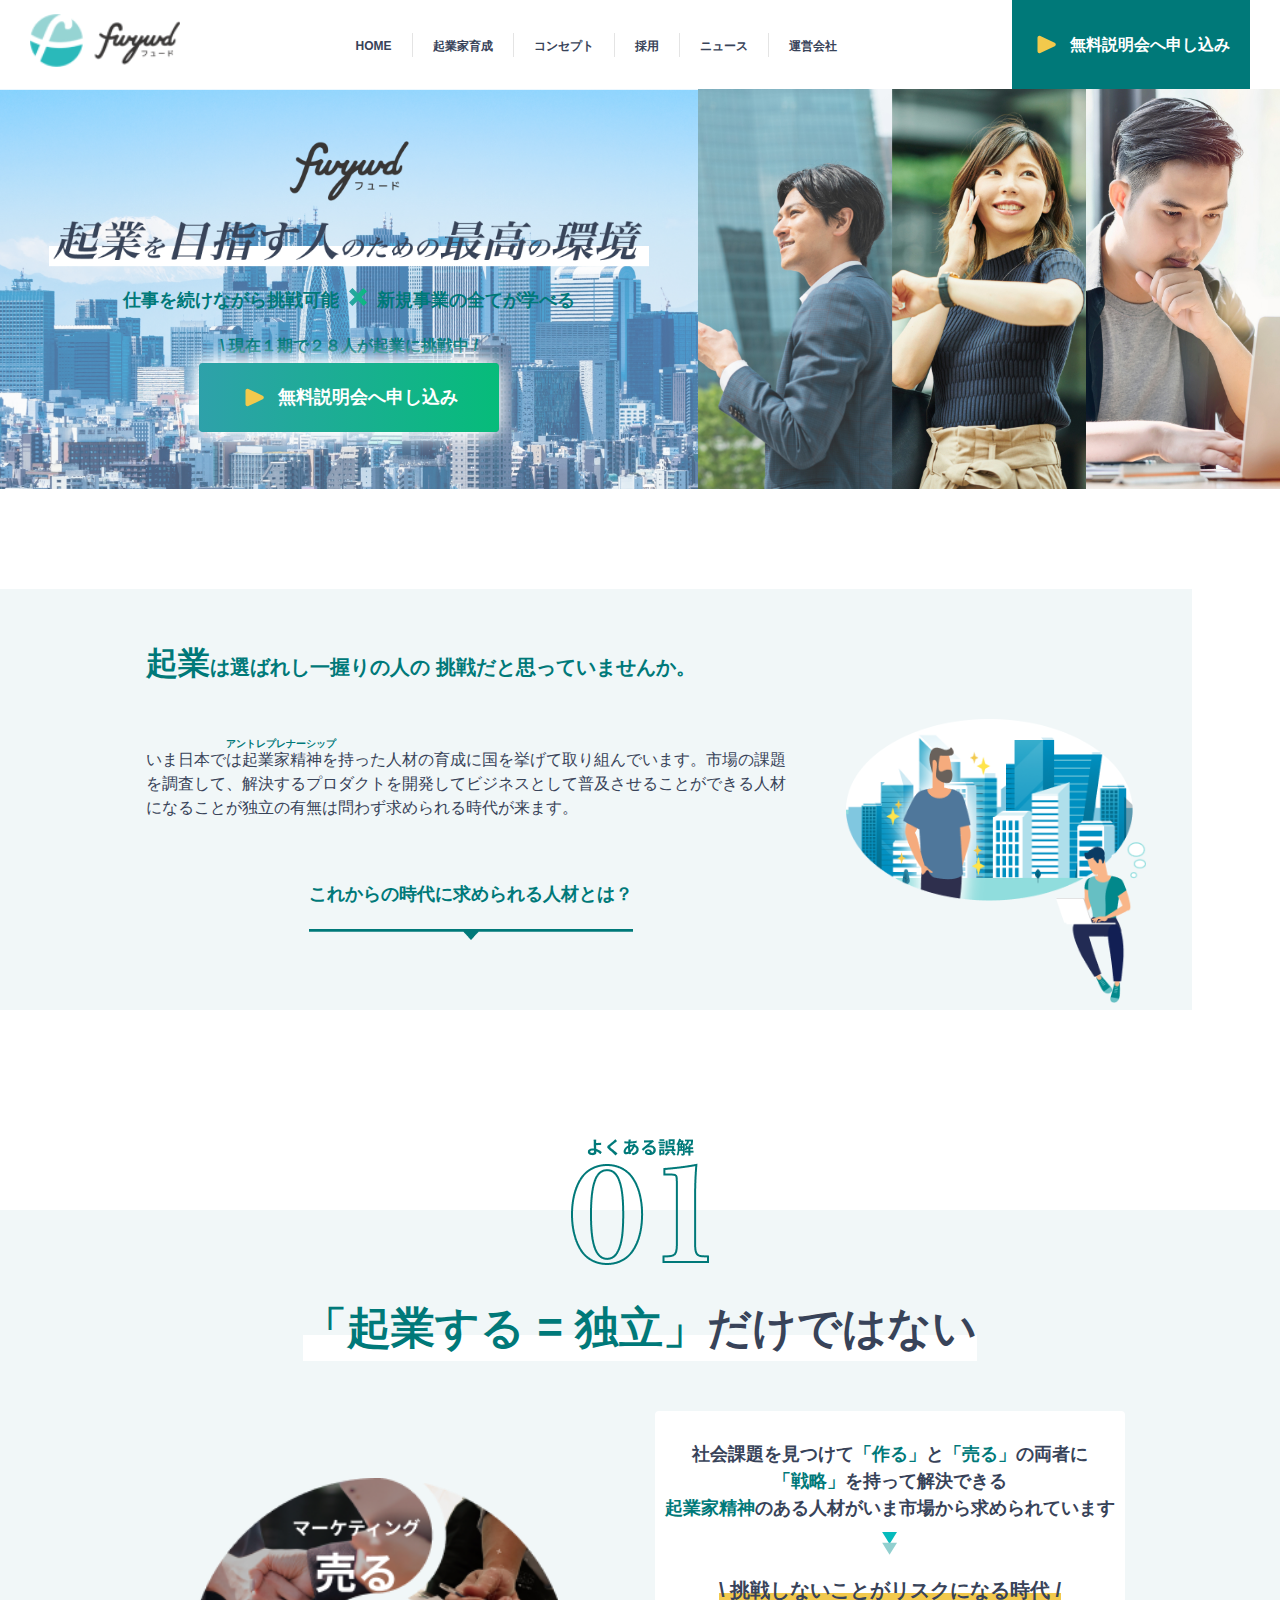
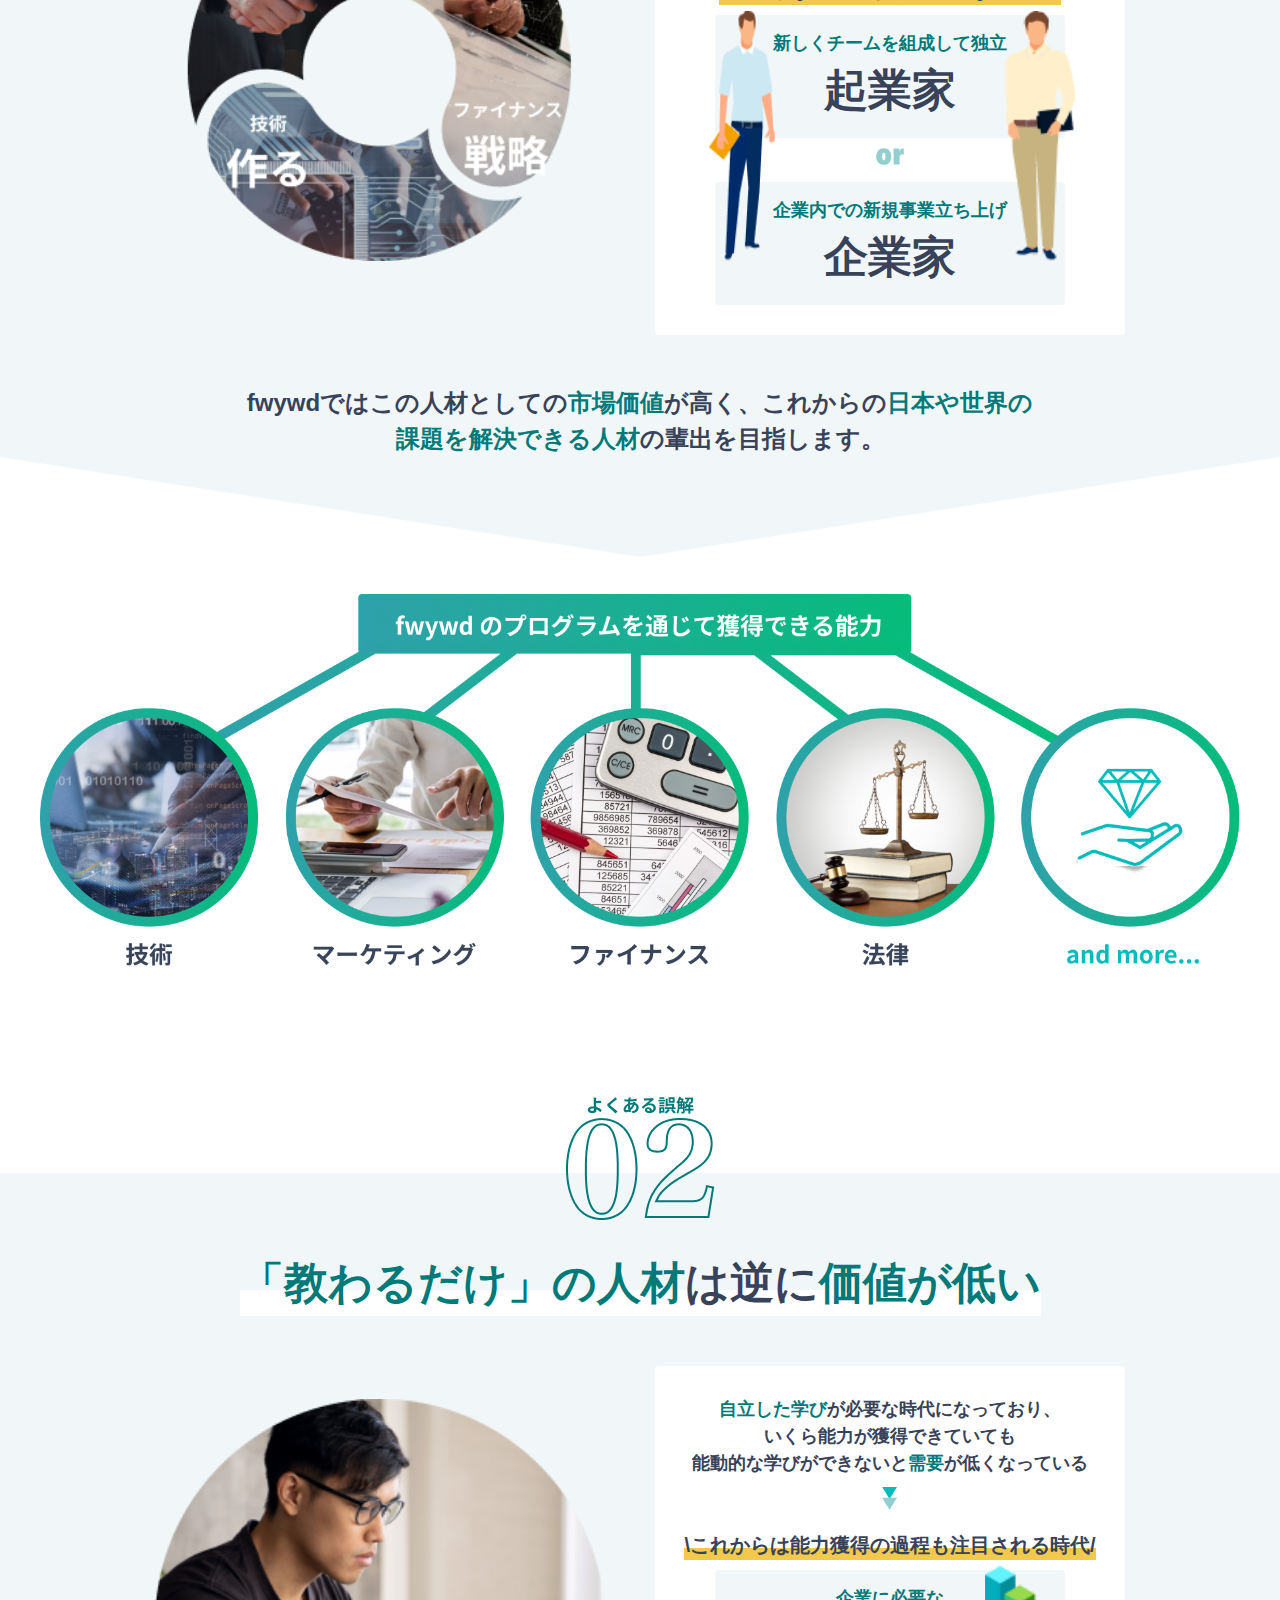
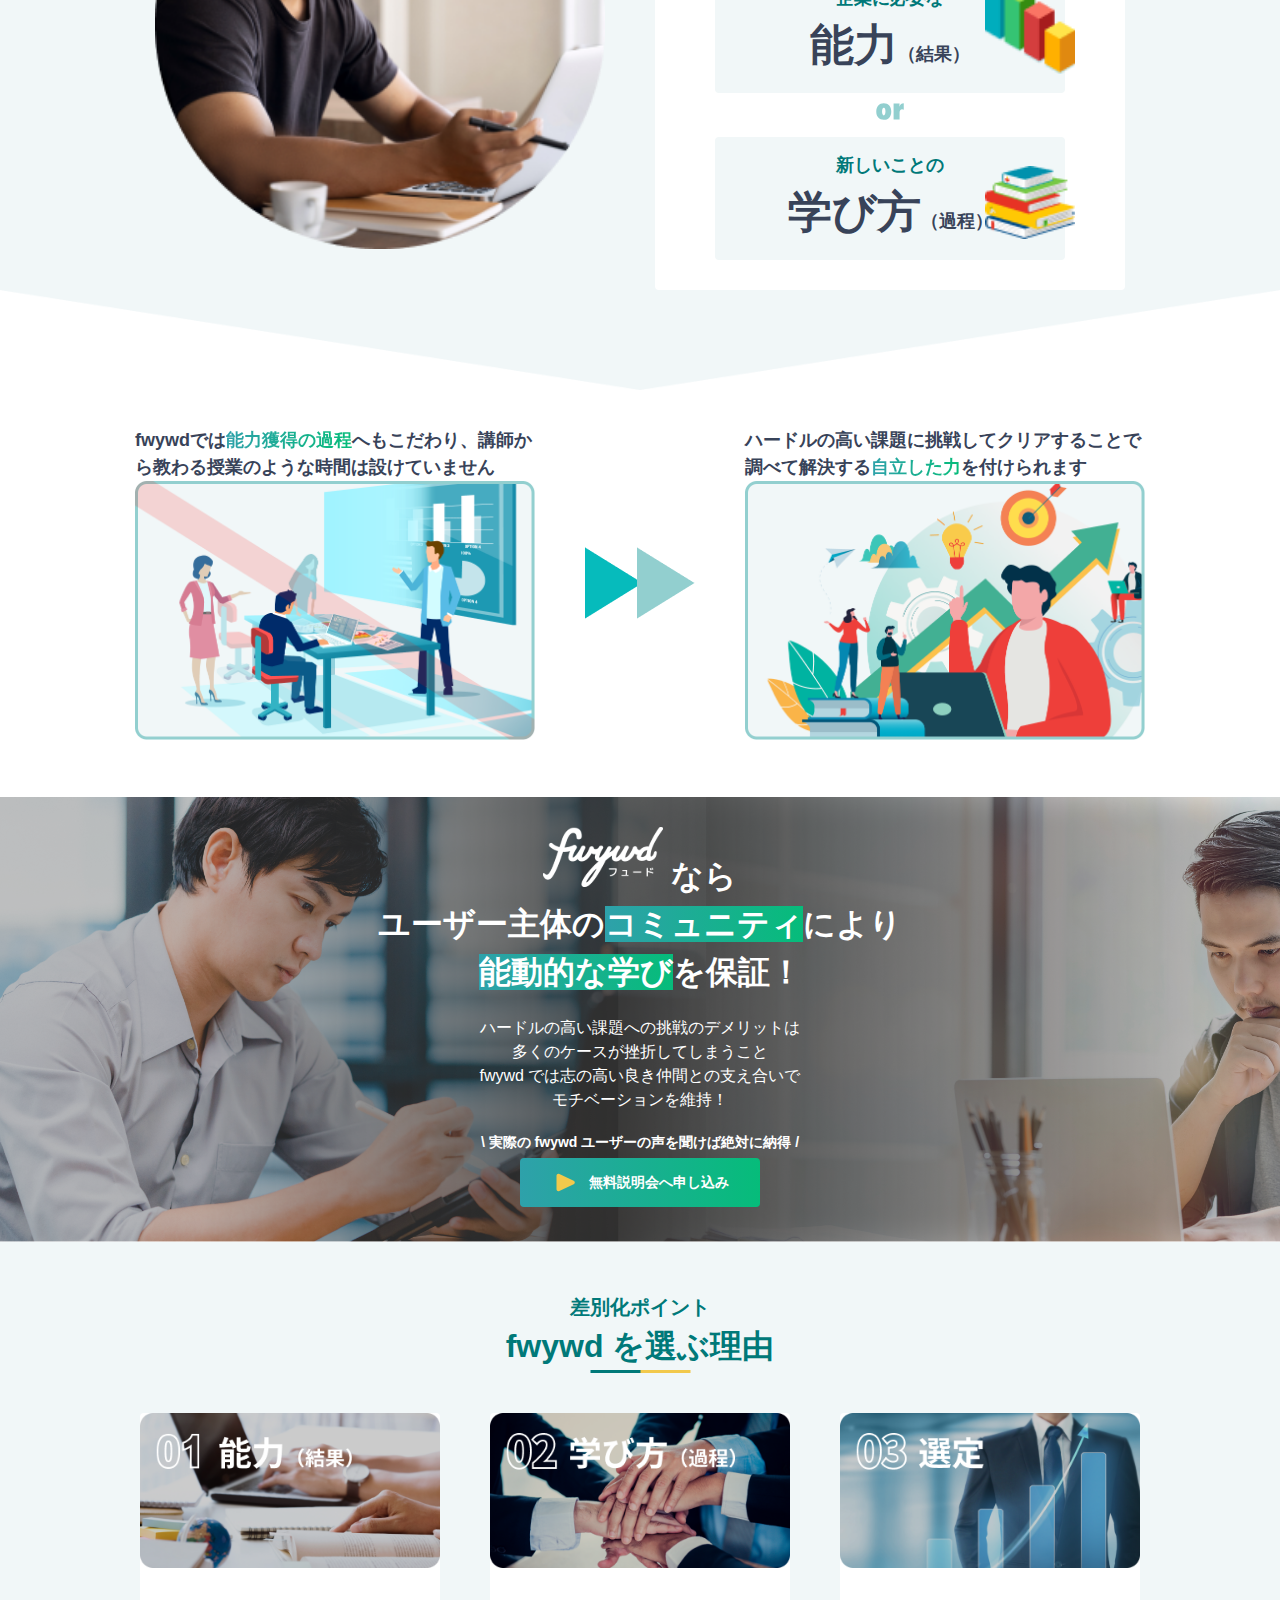
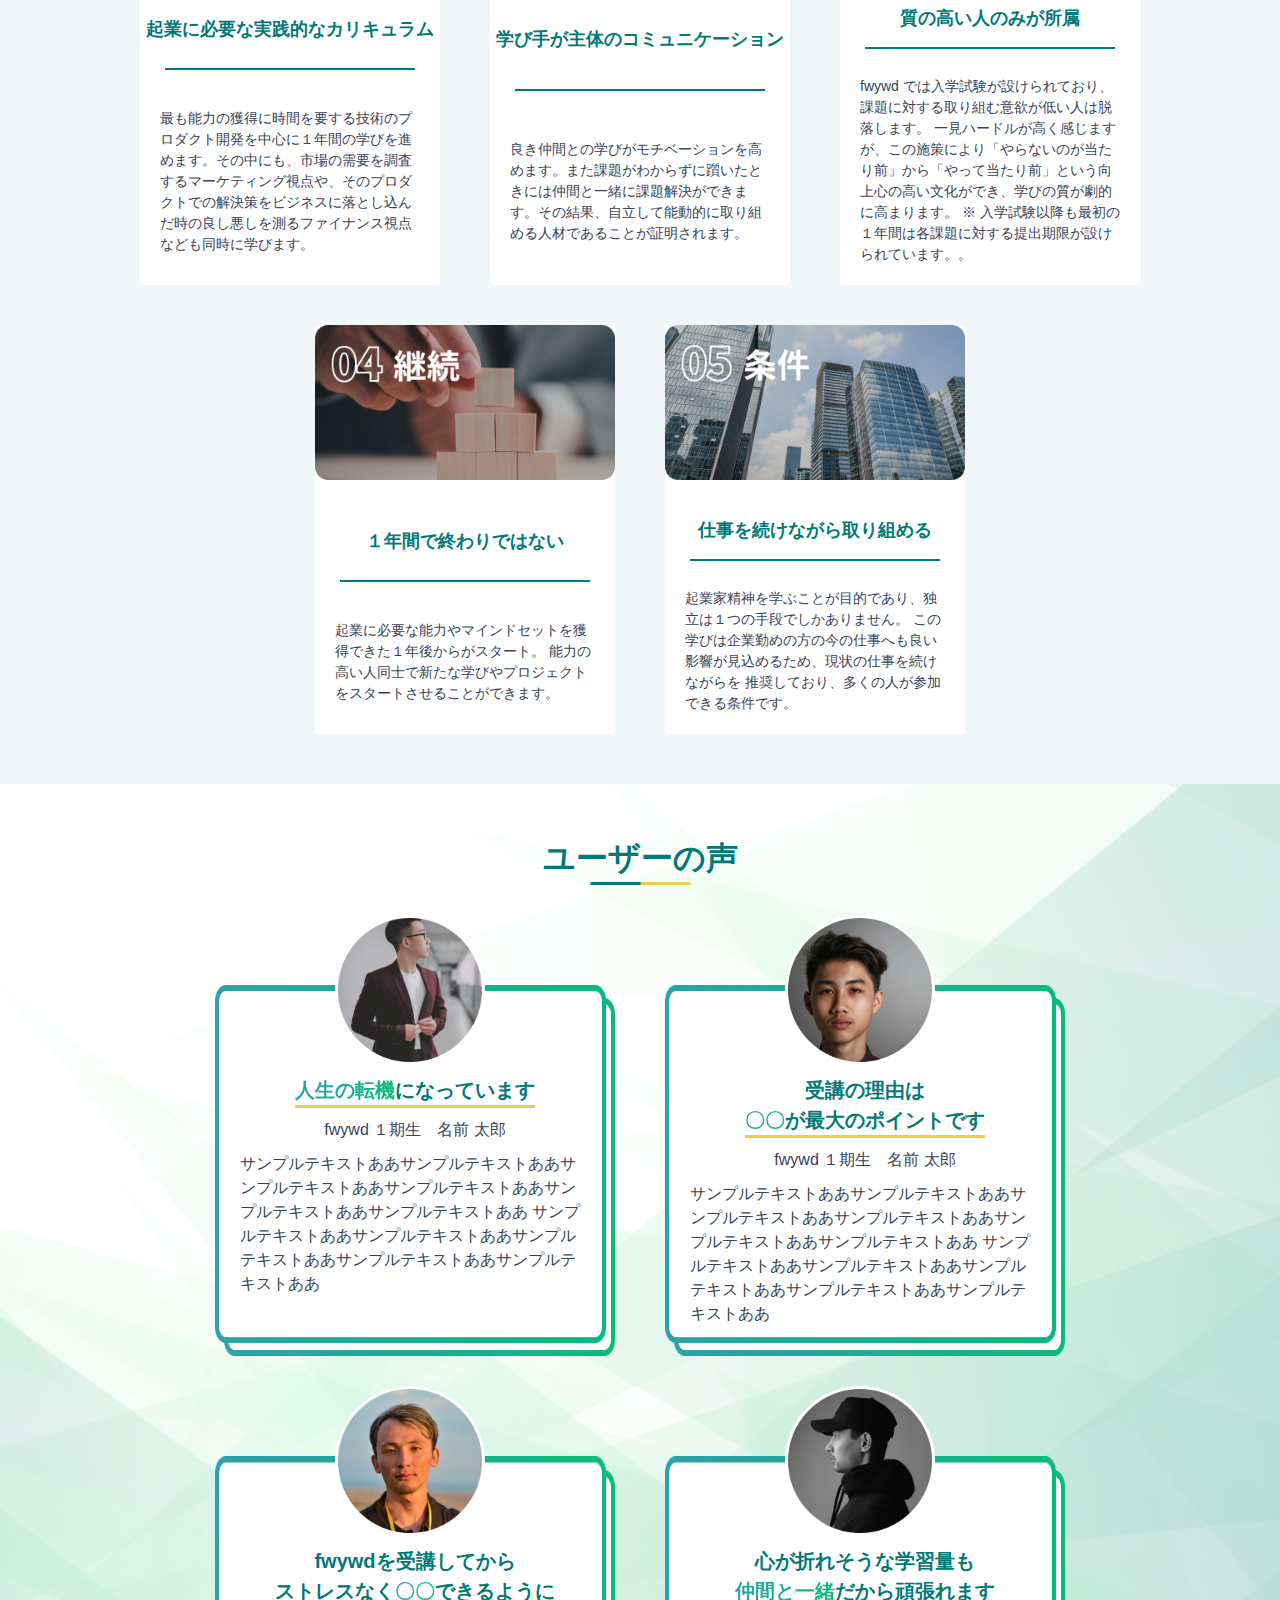
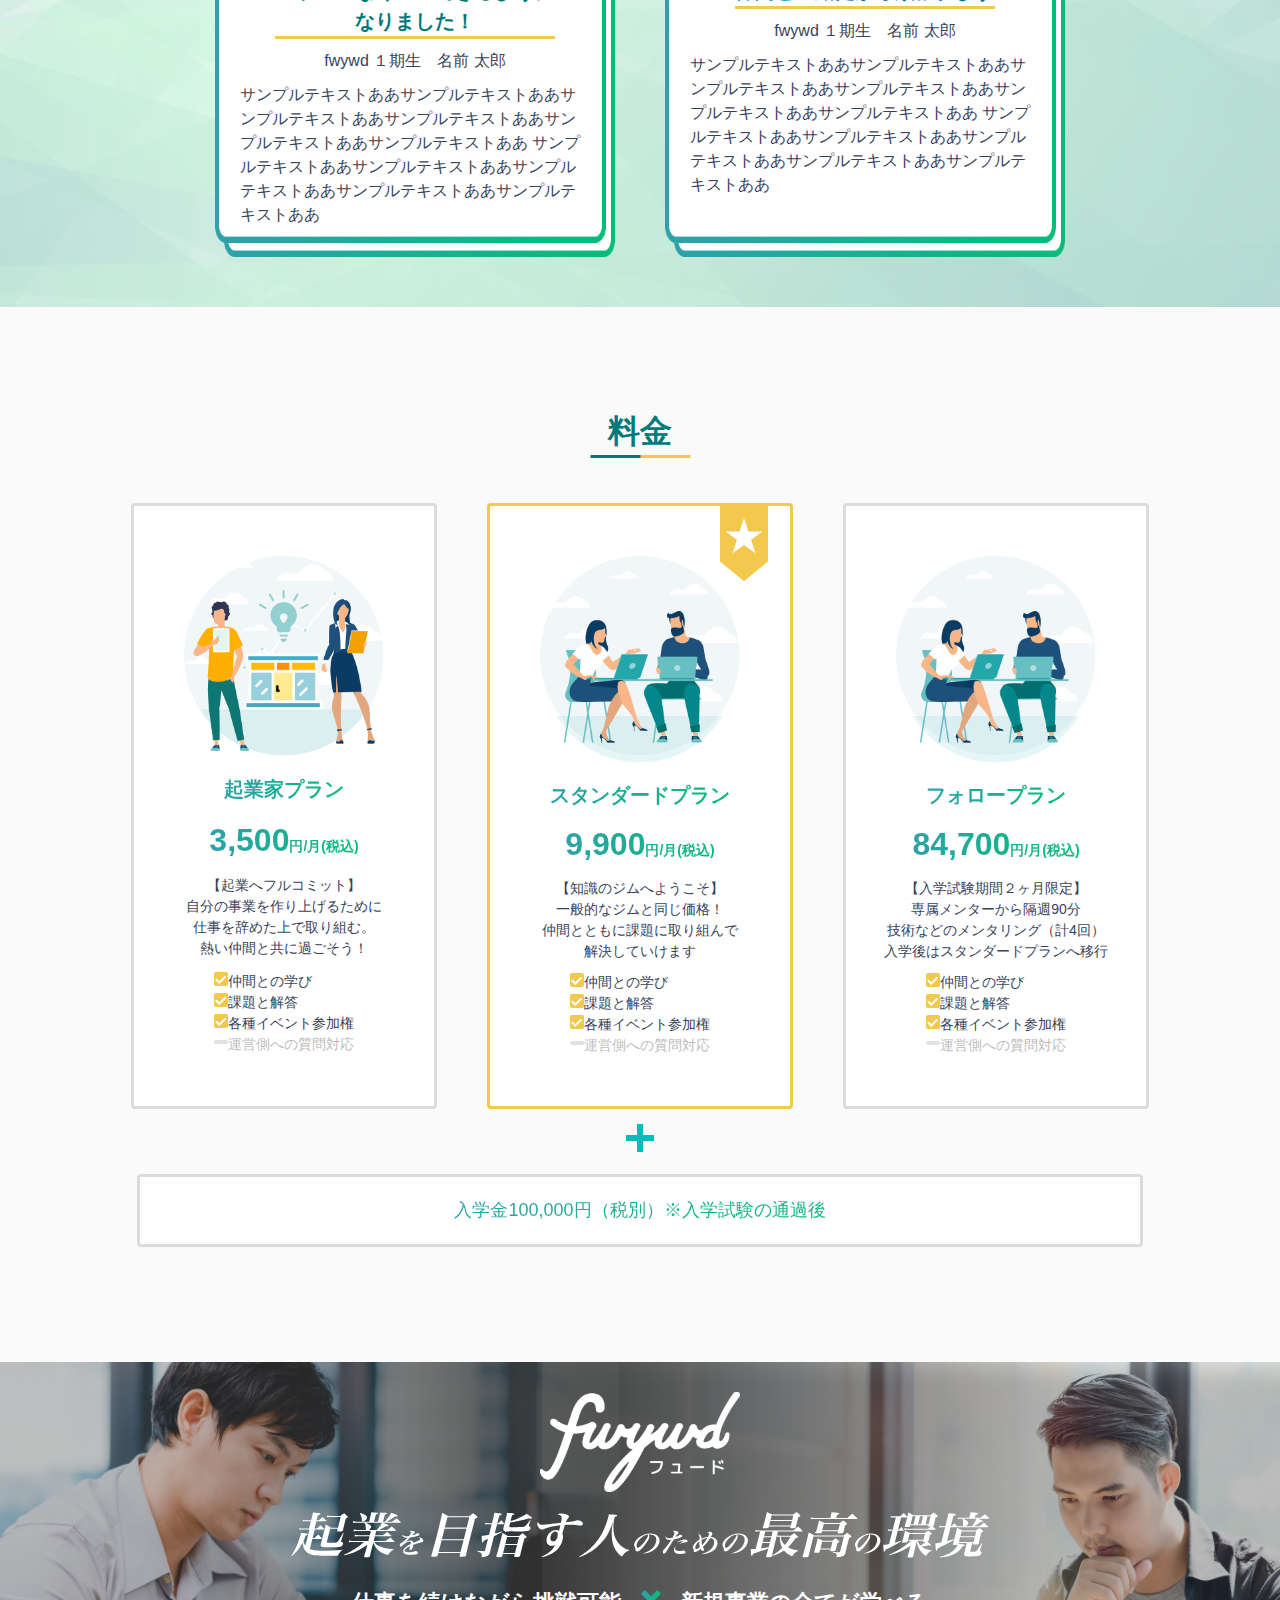
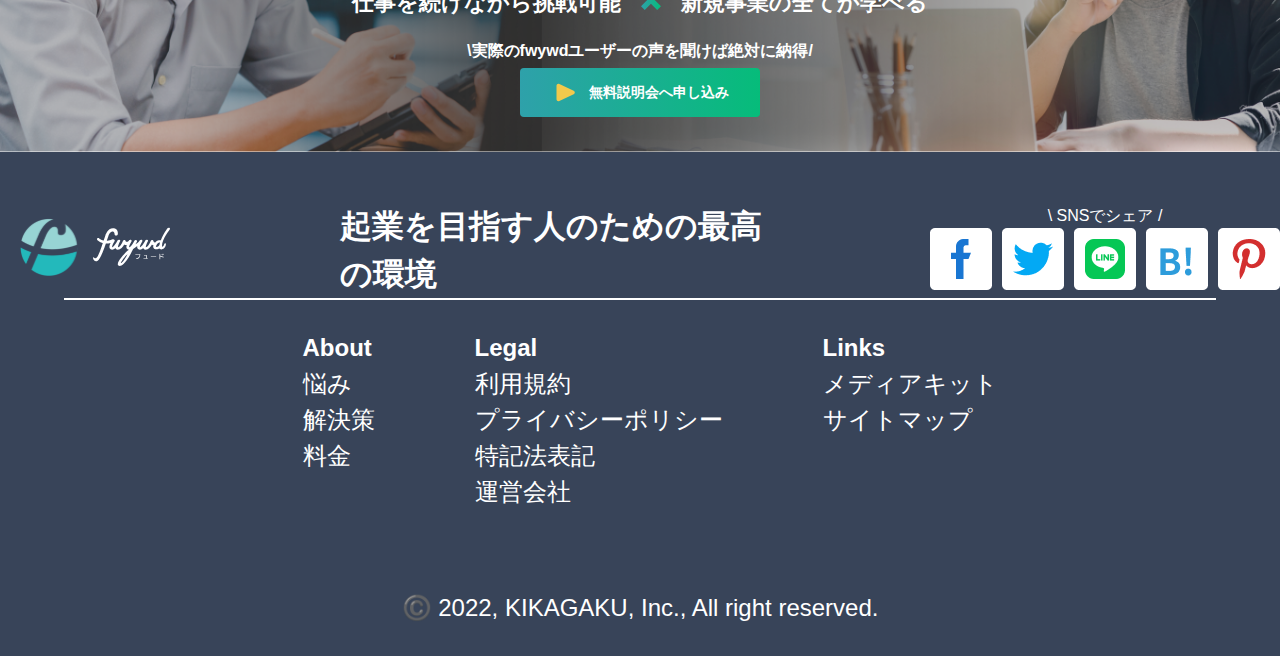
<file: index.html>
<!DOCTYPE html>
<html lang="ja">
<head>
    <meta charset="UTF-8">
    <title>Fwywd_exam_Lv3</title>
	<meta name="discription" content="起業を目指す人のための最高の環境！仕事をつづけながら出来る！新事業のすべてが分かる！">
	<head prefix="og: http://ogp.me/ns# fb: http://ogp.me/ns/fb# website: http://ogp.me/ns/website#"></head>
	<meta property="og:title" content="Fwywd_exam_Lv3">
	<meta property="og:description" content="起業を目指す人のための最高の環境！仕事をつづけながら出来る！新事業のすべてが分かる！">
	<meta property="og:site_name" content="Fwywd_exam_Lv3">
	<meta property="og:url" content="https://fwywd-lv3-kato.com/">
	<meta property="og:image" content="./img/OGP_image.png">
	<meta property="og:locale" content="ja_JP">
	<meta property="og:type" content="website">
	<meta http-equiv="X-UA-Compatible" content="IE=edge">
	<link rel="stylesheet" href="./reset.min.css">   
	<link rel="stylesheet" href="./style.css">
	<link rel="stylesheet" href="./style_md.css">
	<link rel="stylesheet" href="./style_lg.css">
	<link rel="stylesheet" href="./style_xl.css">
	<link rel="icon" href="./favicon.ico">
	<link rel="icon" type="image/png" href="./favicon-32x32.png" sizes="32x32">
	<link rel="icon" type="image/png" href="./favicon-16x16.png" sizes="16x16">
	<meta name="viewport" content="width=device-width, initial-scale=1.0">
</head>	
<body>	
	<header>
		<nav class="flex justify-between align-center px-0 ml-20 lg_px-30 lg_ml-0 xl_max-w-1280 xl_mx_auto">
			<div>
				<a href="#"><img src="./img/logo (2).png" alt="fwywd Logo" class="w-100 lg_w-150"></a>
			</div>
			<div>
				<ul class="font-bold hidden lg_flex">
					<li class="px-20 boder-right "><a href="#" class="decoration-none text-black lg_text-12">HOME</a></li>
					<li class="px-20 boder-right "><a href="#" class="decoration-none text-black lg_text-12">起業家育成</a></li>
					<li class="px-20 boder-right "><a href="#" class="decoration-none text-black lg_text-12">コンセプト</a></li>
					<li class="px-20 boder-right "><a href="#" class="decoration-none text-black lg_text-12">採用</a></li>
					<li class="px-20 boder-right "><a href="#" class="decoration-none text-black lg_text-12">ニュース</a></li>
					<li class="px-20 "><a href="#" class="decoration-none text-black lg_text-12">運営会社</a></li>
				</ul>
			</div>
			<div>
				<a href="#" class="px-20 py-15 flex align-center decoration-none text-white font-bold bg-primary-800 gap-x-10 btn-hover lg_px-20 lg_py-30 lg_text-14"><img src="./img/icon_btn_arrow.svg" alt=""/>無料説明会へ申し込み</a>
			</div>
		</nav>
	</header>
	<section>
		<div class="xl_hero-bg xl_max-w-1920 xl_mx_auto">
			<div class="grid bg-hero-sp h-200 align-center justify-center md_h-400 md_bg-hero">
				<div class="grid grid_gap-y-20">
					<div>
						<img src="./img/logo.png" alt="logo" class="w-70 mx_auto block md_w-120">
					</div>
					<div class="grid grid_gap-y-10 md_grid_gap-y-20">
						<p><img src="./img/hero01_txt_title_img.png" alt="起業を目指す人のための最高の環境" class="w-350 mx_auto block md_w-600"></p>
						<div class="flex text-primary-800 font-bold  justify-center align-center gap-x-10 md_text-18 md_gap-x-20">
							<p>仕事を続けながら挑戦可能</p>
							<p><img src="./img/icon_hero_x.svg" alt=""></p>
							<p>新規事業の全てが学べる</p>
						</div>
					</div>
					<div class="hidden justify-center md_grid">
						<p class="text-primary-800 font-bold text-10 text-center grid_gap-y-10 md_grid_gap-y-20 md_text-14"><span class="font-arial">\ </span>現在１期で２８人が起業に挑戦中 /</p>
						<div class="py-5">
							<a href="#" class="flex align-center justify-center gap-x-10 w-200 decoration-none bg-primary-gradient font-bold text-white px-20 py-10 rounded shadow text-14 md_text-18 md_w-300 md_py-20"><img src="./img/icon_btn_arrow.svg" alt=""/>無料説明会へ申し込み</a>
						</div>
					</div>
				</div>
			</div>
			<div class="hidden xl_block xl_bg-hero-2"></div>
		</div>
		<div class="grid justify-center py-20 md_hidden">
			<p class="text-primary-800 font-bold text-10 text-center grid_gap-y-10 md_grid_gap-y-20"><span style="font-family: arial;">\ </span>現在１期で２８人が起業に挑戦中 /</p>
			<div class="py-5">
				<a href="#" class="flex align-center justify-center gap-x-10 w-200 decoration-none bg-primary-gradient font-bold text-white px-20 py-10 rounded shadow text-14"><img src="./img/icon_btn_arrow.svg" alt=""/>無料説明会へ申し込み</a>
			</div>
		</div>
		<div class="md_hidden">
			<img src="./img/hero01_bg02_sp.png" alt="hero01_bg02_sp" class="w-full">
		</div>
	</section>
	<section>
		<div class="mb-100 lg_mx-100">
			<div class="xl_max-w-1920 xl_mx_auto">
				<div class="bg-primary-50 px-20 pt-50 pb-250 lg-w-90p lg_pd-50">
					<div class="lg_flex lg_gap-x-50 lg_justify-center lg_pl-100 xl_max-w-1000 xl_mx_auto">
						<div class="relative grid grid_gap-y-20 lg_grid-row-50p">
							<p class="text-primary-800 font-bold text-20">
								<span class="text-32">起業</span>は選ばれし一握りの人の
								<br class="md_hidden">挑戦だと思っていませんか。
							</p>
							<div class="relative">
								<p class="absolute -top-12 left-80 text-primary-800 font-bold text-10">アントレプレナーシップ</p>
								<p class="text-black font-medium text-16">
									いま日本では起業家精神を持った人材の育成に国を挙げて取り組んでいます。市場の課題を調査して、解決するプロダクトを開発してビジネスとして普及させることができる人材になることが独立の有無は問わず求められる時代が来ます。
								</p>
							</div>	
							<div class="grid justify-center">
								<p class="text-primary-800 font-bold text-18">
									これからの時代に求められる人材とは？
								</p>
								<img src="./img/line (3).png" alt="line">
							</div>
						</div>
						<div class="lg_grid-row-50p">
							<img src="./img/SP_sympathy.png" alt="sympa" class="absolute w-300 mt-30 left-50p -transform-x-50p lg_rerative lg_top-50">
						</div>
					</div>
				</div>
			</div>
		</div>
	</section>
	<section>
		<div class="mt-200">
			<div class="xl_max-w-1920 xl_mx_auto grid justify-item-center">
				<div class="bg-primary-50 w-full">
					<div class="grid justify-center">
						<img src="./img/01.png" alt="01" class="-mt-80">
					</div>
					<div class="grid justify-item-center grid_gap-y-50">
						<div class="mt-30">
							<p class="text-primary-800 font-bold text-20 boder-white lg_text-44">「起業する = 独立」<span class="text-black">だけではない</span></p>
						</div>
						<div  class="grid grid_gap-y-50 lg_flex lg_align-center">
							<div>
								<img src="./img/solution1_main_img01.png" alt="solution1_main_img" class="lg_w-450">
							</div>
							<div class="bg-white px-10 w-320 rounded relative lg_w-450">
								<div class="grid justify-item-center gap-y-10 py-30">
									<div>
										<p class="text-center text-black font-bold text-12 lg_text-18">
											社会課題を見つけて<span class="text-primary-800">「作る」</span>と<span class="text-primary-800">「売る」</span>の両者に<br><span class="text-primary-800">「戦略」</span>を持って解決できる<br><span class="text-primary-800">起業家精神</span>のある人材がいま市場から求められています
										</p>
									</div>
									<div>
										<img src="./img/icon_arrow.svg" alt="solution1_main_img">
									</div>
									<div class="boder-yellow">
										<p class="text-brack text-center font-bold text-14 lg_text-20"><span class="font-arial">\ </span>挑戦しないことがリスクになる時代 /</p>
									</div>
									<div class="bg-primary-50 rounded w-250 py-15 lg_w-350">
										<p class="text-primary-800 text-center font-bold text-10 lg_text-18">新しくチームを組成して独立</p>
										<p class="text-brack text-center font-bold text-25 lg_text-44">起業家</p>
									</div>
									<div><img src="./img/or.svg" alt="solution1_main_img"></div>
									<div class="bg-primary-50 rounded w-250 py-15 lg_w-350">
										<p class="text-primary-800 text-center font-bold text-10 lg_text-18">企業内での新規事業立ち上げ</p>
										<p class="text-brack text-center font-bold text-25 lg_text-44">企業家</p>
									</div>
								</div>
								<div class="absolute top-200 left-20 lg_left-50 lg_top-200">
									<img src="./img/solution1_main_img02.png" alt="man2_img" class="lg_w-70 lg_h-250">
								</div>
								<div class="absolute  top-200 left-250 lg_left-350 lg_top-200">
									<img src="./img/solution1_main_img03.png" alt="man1_img" class="lg_w-70 lg_h-250" >
								</div>
							</div>
						</div>
						<div class="md_w-600 lg_w-800">
							<p class="text-black font-bold text-18 text-center lg_text-24">fwywdではこの人材としての<span class="text-primary-800">市場価値</span>が高く、<br class="md_hidden">これからの<span class="text-primary-800">日本や世界の課題を<br class="md_hidden">解決できる人材</span>の輩出を目指します。
							</p>
						</div>
					</div>
				</div>
				<div>
					<img src="./img/solition_bg_arrow.png" alt="arrow" class="w-full h-100 xl_max-w-1920 xl_mx_auto">
				</div>
				<div class="mt-30 lg_hidden">
					<img src="./img/summary (1).png" alt="summary" class="w-350">
				</div>
				<div class="mt-30 hidden lg_block">
					<img src="./img/summary.png" alt="summary" class="lg_w-1000 xl_w-1200">
				</div>			
			</div>
		</div>
	</section>
	<section>
		<div class="mt-200">
			<div class="xl_max-w-1920 xl_mx_auto grid justify-item-center">
				<div class="bg-primary-50 w-full">
					<div class="grid justify-center">
						<img src="./img/02.png" alt="02" class="-mt-80">
					</div>
					<div class="grid justify-item-center grid_gap-y-50">
						<div class="mt-30">
							<p class="text-primary-800 font-bold text-20 boder-white text-center lg_text-44">「教わるだけ」の人材<span class="text-black">は<br class="md_hidden">逆に</span>価値が低い</p>
						</div>
						<div  class="grid grid_gap-y-50 justify-item-center lg_flex lg_align-center">
							<div>
								<img src="./img/solution2_main_img01.png" alt="solution2_main_img" class="lg_w-450">
							</div>
							<div class="bg-white px-10 w-320 rounded relative lg_w-450">
								<div class="grid justify-item-center gap-y-10 py-30">
									<div>
										<p class="text-center text-black font-bold text-12 lg_text-18">
											<span class="text-primary-800">自立した学び</span>が必要な時代になっており、
											<br>いくら能力が獲得できていても
											<br>能動的な学びができないと<span class="text-primary-800">需要</span>が低くなっている
										</p>
									</div>
									<div>
										<img src="./img/icon_arrow.svg" alt="solution1_main_img">
									</div>
									<div class="boder-yellow">
										<p class="text-brack text-center font-bold text-14 lg_text-20"><span class="font-arial">\</span>これからは能力獲得の過程も注目される時代/</p>
									</div>
									<div class="bg-primary-50 rounded w-250 py-15 lg_w-350">
										<p class="text-primary-800 text-center font-bold text-10 lg_text-18">企業に必要な</p>
										<p class="text-brack text-center font-bold text-25 lg_text-44">能力<span class="text-18 ">（結果）</span></p>
									</div>
									<div><img src="./img/or.svg" alt="solution1_main_img"></div>
									<div class="bg-primary-50 rounded w-250 py-15 lg_w-350">
										<p class="text-primary-800 text-center font-bold text-10 lg_text-18">新しいことの</p>
										<p class="text-brack text-center font-bold text-25  lg_text-44">学び方<span class="text-18">（過程）</span></p>
									</div>
								</div>
								<div class="absolute top-170 left-250 lg_top-200 lg_left-330">
									<img src="./img/solution2_main_img02.png" alt="main_img" class="lg_w-90">
								</div>
								<div class="absolute top-300 left-250 lg_top-400 lg_left-330">
									<img src="./img/solution2_main_img03.png" alt="main_img" class="lg_w-90">
								</div>							
							</div>
						</div>
					</div>
				</div>
				<div>
					<img src="./img/solition_bg_arrow.png" alt="arrow" class="w-full h-100 xl_max-w-1920 xl_mx_auto">
				</div>
				<div class="px-10 grid justify-item-center lg_flex lg_align-center lg_gap-x-50">
					<div class="mt-30 w-300 md_w-400">
						<p class="text-brack font-bold text-18">fwywdでは<span class="text-liner">能力獲得の過程</span>へもこだわり、講師から教わる授業のような時間は設けていません</p>
						<img src="./img/solution2_summary_tmb01.png" alt="summary" class="w-300 md_w-400">
					</div>
					<div class="mt-30 lg_hidden">
						<img src="./img/icon_arrow (2).png" alt="arrow">
					</div>
					<div class="mt-30 hidden lg_block">
						<img src="./img/icon_arrow.png" alt="arrow">
					</div>				
					<div class="mt-30 w-300 md_w-400">
						<p class="text-brack font-bold text-18">ハードルの高い課題に挑戦してクリアすることで調べて解決する<span class="text-liner">自立した力</span>を付けられます</p>
						<img src="./img/solution2_summary_tmb02.png" alt="summary" class="w-300 md_w-400">
					</div>
				</div>			
			</div>
		</div>
	</section>
	<section>
		<div class="mt-50">
			<div class="bg-hero2-SP py-70 lg_bg-hero02 md_py-20 xl_max-w-1920 xl_mx_auto">
				<div class=" py-20 md_py-10">
					<p class="text-center text-white font-bold text-20 lg_text-32">
						<img src="./img/logo.svg" alt="logo" class="lg_w-120">
						なら
						<br>ユーザー主体の<span class="bg-primary-gradient">コミュニティ</span>により
						<br><span class="bg-primary-gradient">能動的な学び</span>を保証！
					</p>
				</div>
				<div class="py-20 md_py-10">
					<p class="text-center text-white font-medium text-16">
						ハードルの高い課題への挑戦のデメリットは
						<br>多くのケースが挫折してしまうこと
						<br>fwywd では志の高い良き仲間との支え合いで
						<br>モチベーションを維持！
					</p>
				</div>
				<div class="grid justify-item-center py-20 md_py-10">
					<p class="text-white font-bold text-14 text-center grid_gap-y-10 md_grid_gap-y-20"><span style="font-family: arial;">\ </span>実際の fwywd ユーザーの声を聞けば絶対に納得 /</p>
					<div class="py-5">
						<a href="#" class="flex align-center justify-center gap-x-10 w-200 decoration-none bg-primary-gradient font-bold text-white px-20 py-10 rounded text-14"><img src="./img/icon_btn_arrow.svg" alt=""/>無料説明会へ申し込み</a>
					</div>
				</div>
			</div>
		</div>
	</section>
	<section>
		<div class="bg-primary-50 py-50 xl_max-w-1920 xl_mx_auto">
			<div>
				<p class="text-primary-800 font-bold text-center lg_text-20">差別化ポイント</p>
				<p class="text-primary-800 font-bold text-25 text-center lg_text-32">fwywd を選ぶ理由</p>
				<div class="flex justify-center"><img src="./img/line (4).png" alt="line"></div>
			</div>
			<div class="lg_flex lg_justify-center lg_gap-x-50">
				<div class="grid justify-item-center">
					<div class="bg-white w-300 rounded grid justify-item-center mt-40">
						<div>
							<img src="./img/difference_tmb01.png" alt="difference" class="w-300">
						</div>
						<div class="mt-30">
							<p class="text-primary-800 font-bold text-18 ">起業に必要な実践的なカリキュラム</p>
						</div>
						<div>
							<img src="./img/line (2).png" alt="line" class="w-250">
						</div>
						<div class="px-20 py-20">
							<p class="text-14">最も能力の獲得に時間を要する技術のプロダクト開発を中心に１年間の学びを進めます。その中にも、市場の需要を調査するマーケティング視点や、そのプロダクトでの解決策をビジネスに落とし込んだ時の良し悪しを測るファイナンス視点なども同時に学びます。</p>
						</div>
					</div>
				</div>
				<div class="grid justify-item-center">
					<div class="bg-white w-300 rounded grid justify-item-center mt-40">
						<div>
							<img src="./img/difference_tmb02.png" alt="difference" class="w-300">
						</div>
						<div class="mt-30">
							<p class="text-primary-800 font-bold text-18 ">学び手が主体のコミュニケーション</p>
						</div>
						<div>
							<img src="./img/line (2).png" alt="line" class="w-250">
						</div>
						<div class="px-20 py-20">
							<p class="text-14">良き仲間との学びがモチベーションを高めます。また課題がわからずに躓いたときには仲間と一緒に課題解決ができます。その結果、自立して能動的に取り組める人材であることが証明されます。</p>
						</div>
					</div>
				</div>
				<div class="grid justify-item-center">
					<div class="bg-white w-300 rounded grid justify-item-center mt-40">
						<div>
							<img src="./img/difference_tmb03.png" alt="difference" class="w-300">
						</div>
						<div class="mt-30">
							<p class="text-primary-800 font-bold text-18 ">質の高い人のみが所属</p>
						</div>
						<div>
							<img src="./img/line (2).png" alt="line" class="w-250">
						</div>
						<div class="px-20 py-20">
							<p class="text-14">fwywd では入学試験が設けられており、課題に対する取り組む意欲が低い人は脱落します。 一見ハードルが高く感じますが、この施策により「やらないのが当たり前」から「やって当たり前」という向上心の高い文化ができ、学びの質が劇的に高まります。 ※ 入学試験以降も最初の１年間は各課題に対する提出期限が設けられています。。</p>
						</div>
					</div>
				</div>
			</div>
			<div class="lg_flex lg_justify-center lg_gap-x-50">
				<div class="grid justify-item-center">
					<div class="bg-white w-300 rounded grid justify-item-center mt-40">
						<div>
							<img src="./img/difference_tmb04.png" alt="difference" class="w-300">
						</div>
						<div class="mt-30">
							<p class="text-primary-800 font-bold text-18 ">１年間で終わりではない</p>
						</div>
						<div>
							<img src="./img/line (2).png" alt="line" class="w-250">
						</div>
						<div class="px-20 py-20">
							<p class="text-14">起業に必要な能力やマインドセットを獲得できた１年後からがスタート。 能力の高い人同士で新たな学びやプロジェクトをスタートさせることができます。</p>
						</div>
					</div>
				</div>
				<div class="grid justify-item-center">
					<div class="bg-white w-300 rounded grid justify-item-center mt-40">
						<div>
							<img src="./img/difference_tmb05.png" alt="difference" class="w-300">
						</div>
						<div class="mt-30">
							<p class="text-primary-800 font-bold text-18 ">仕事を続けながら取り組める</p>
						</div>
						<div>
							<img src="./img/line (2).png" alt="line" class="w-250">
						</div>
						<div class="px-20 py-20">
							<p class="text-14">起業家精神を学ぶことが目的であり、独立は１つの手段でしかありません。 この学びは企業勤めの方の今の仕事へも良い影響が見込めるため、現状の仕事を続けながらを 推奨しており、多くの人が参加できる条件です。</p>
						</div>
					</div>
				</div>	
			</div>
		</div>
	</section>
	<section>
		<div class="py-50 bg-uservoice md_bg-uservoice xl_max-w-1920 xl_mx_auto ">
			<div>
				<p class="text-primary-800 font-bold text-25 text-center lg_text-32">ユーザーの声</p>
				<div class="flex justify-center"><img src="./img/line (4).png" alt="line"></div>
			</div>
			<div class="mx-50 grid justify-item-center lg_flex lg_flex-wrap lg_justify-center lg_mx_auto lg_gap-x-50 lg_w-1000">
				<div class="w-300 bg-user relative mt-100 md_w-400 md_bg-user">
					<div><img src="./img/img.png" alt="user1" class="w-150 absolute -top-70 left-80 md_left-120"></div>
					<div class="pb-30 pt-90 grid justify-item-center gap-y-10">
						<div class="boder-b-yellow">
							<p class="text-20 text-primary-800 font-bold text-center"><span class="text-liner">人生の転機</span>になっています</p>
						</div>
						<div>
							<p class="text-black font-medium">fwywd １期生　名前 太郎</p>
						</div>
						<div class="w-250 md_w-350">
							<p class="text-16 text-black font-medium">サンプルテキストああサンプルテキストああサンプルテキストああサンプルテキストああサンプルテキストああサンプルテキストああ サンプルテキストああサンプルテキストああサンプルテキストああサンプルテキストああサンプルテキストああ</p>
						</div>
					</div>
				</div>
				<div class="w-300 bg-user relative mt-100 md_w-400 md_bg-user">
					<div><img src="./img/img (1).png" alt="user2" class="w-150 absolute -top-70 left-80 md_left-120"></div>
					<div class="pb-30 pt-90 grid justify-item-center gap-y-10">
						<div class="boder-b-yellow">
							<p class="text-20 text-primary-800 font-bold text-center">受講の理由は<br><span class="text-liner">〇〇</span>が最大のポイントです</p>
						</div>
						<div>
							<p class="text-black font-medium">fwywd １期生　名前 太郎</p>
						</div>
						<div class="w-250 md_w-350">
							<p class="text-16 text-black font-medium">サンプルテキストああサンプルテキストああサンプルテキストああサンプルテキストああサンプルテキストああサンプルテキストああ サンプルテキストああサンプルテキストああサンプルテキストああサンプルテキストああサンプルテキストああ</p>
						</div>
					</div>
				</div>
				<div class="w-300 bg-user relative mt-100 md_w-400 md_bg-user">
					<div><img src="./img/img (2).png" alt="user3" class="w-150 absolute -top-70 left-80 md_left-120"></div>
					<div class="pb-30 pt-90 grid justify-item-center gap-y-10">
						<div class="boder-b-yellow">
							<p class="text-20 text-primary-800 font-bold text-center">fwywdを受講してから
								<br>ストレスなく<span class="text-liner">〇〇</span>できるように
								<br>なりました！</p>
						</div>
						<div>
							<p class="text-black font-medium">fwywd １期生　名前 太郎</p>
						</div>
						<div class="w-250 md_w-350">
							<p class="text-16 text-black font-medium">サンプルテキストああサンプルテキストああサンプルテキストああサンプルテキストああサンプルテキストああサンプルテキストああ サンプルテキストああサンプルテキストああサンプルテキストああサンプルテキストああサンプルテキストああ</p>
						</div>
					</div>
				</div>
				<div class="w-300 bg-user relative mt-100  md_w-400 md_bg-user">
					<div><img src="./img/img (3).png" alt="user4" class="w-150 absolute -top-70 left-80 md_left-120"></div>
					<div class="pb-30 pt-90 grid justify-item-center gap-y-10">
						<div class="boder-b-yellow">
							<p class="text-20 text-primary-800 font-bold text-center">心が折れそうな学習量も<br><span class="text-liner">仲間と一緒</span>だから頑張れます</p>
						</div>
						<div>
							<p class="text-black font-medium">fwywd １期生　名前 太郎</p>
						</div>
						<div class="w-250 md_w-350">
							<p class="text-16 text-black font-medium">サンプルテキストああサンプルテキストああサンプルテキストああサンプルテキストああサンプルテキストああサンプルテキストああ サンプルテキストああサンプルテキストああサンプルテキストああサンプルテキストああサンプルテキストああ</p>
						</div>
					</div>
				</div>
			</div>
		</div>		
	</section>
	<section>
		<div class="bg-price py-100 xl_max-w-1920 xl_mx_auto">
			<div class="pb-30">
				<p class="text-primary-800 font-bold text-25 text-center lg_text-32">料金</p>
				<div class="flex justify-center"><img src="./img/line (4).png" alt="line"></div>
			</div>
			<div class="grid justify-item-center">
				<div class="lg_flex lg_gap-x-50">
					<div class="bg-white w-300 rounded grid justify-item-center gap-y-10 my-15 py-50 relative boder-square-gray">
						<div>
							<img src="./img/pricing_img01.png" alt="img1" class="w-200">
						</div>
						<div>	
							<p class="text-20 font-bold text-liner">起業家プラン</p>
						</div>
						<div>	
							<p class="text-14 font-bold text-liner"><span class="text-32">3,500</span>円/月(税込)</p>
						</div>
						<div>	
							<p class="text-center text-14 font-medium">【起業へフルコミット】
								<br>自分の事業を作り上げるために
								<br>仕事を辞めた上で取り組む。
								<br>熱い仲間と共に過ごそう！
							</p>
						</div>
						<ul class="text-14 font-medium">
							<li><img src="./img/icon_check.svg" alt="check">仲間との学び</li>
							<li><img src="./img/icon_check.svg" alt="check">課題と解答</li>
							<li><img src="./img/icon_check.svg" alt="check">各種イベント参加権</li>
							<li class="text-gray"><img src="./img/icon_non.svg" alt="check">運営側への質問対応</li>
						</ul>
					</div>
					<div class="bg-white w-300 rounded grid justify-item-center gap-y-10 my-15 py-50 boder-square-yellow relative">
						<div class="absolute left-230">
							<img src="./img/Subtract.png" alt="star">
						</div>
						<div>
							<img src="./img/pricing_img02.png" alt="img2" class="w-200">
						</div>
						<div>	
							<p class="text-20 font-bold text-liner">スタンダードプラン</p>
						</div>
						<div>	
							<p class="text-14 font-bold text-liner"><span class="text-32">9,900</span>円/月(税込)</p>
						</div>
						<div>	
							<p class="text-center text-14 font-medium">
								【知識のジムへようこそ】
								<br>一般的なジムと同じ価格！
								<br>仲間とともに課題に取り組んで
								<br>解決していけます
							</p>
						</div>
						<div>
							<ul class="text-14 font-medium">
								<li><img src="./img/icon_check.svg" alt="check">仲間との学び</li>
								<li><img src="./img/icon_check.svg" alt="check">課題と解答</li>
								<li><img src="./img/icon_check.svg" alt="check">各種イベント参加権</li>
								<li class="text-gray"><img src="./img/icon_non.svg" alt="check">運営側への質問対応</li>
							</ul>
						</div>
					</div>
					<div class="bg-white w-300 rounded grid justify-item-center gap-y-10 my-15 py-50 boder-square-gray">
						<div>
							<img src="./img/pricing_img02.png" alt="img2" class="w-200">
						</div>
						<div>	
							<p class="text-20 font-bold text-liner">フォロープラン</p>
						</div>
						<div>	
							<p class="text-14 font-bold text-liner"><span class="text-32">84,700</span>円/月(税込)</p>
						</div>
						<div>	
							<p class="text-center text-14 font-medium">
								【入学試験期間２ヶ月限定】
								<br>専属メンターから隔週90分
								<br>技術などのメンタリング（計4回）
								<br>入学後はスタンダードプランへ移行
							</p>
						</div>
						<ul class="text-14 font-medium">
							<li><img src="./img/icon_check.svg" alt="check">仲間との学び</li>
							<li><img src="./img/icon_check.svg" alt="check">課題と解答</li>
							<li><img src="./img/icon_check.svg" alt="check">各種イベント参加権</li>
							<li class="text-gray"><img src="./img/icon_non.svg" alt="check">運営側への質問対応</li>
						</ul>
					</div>
				</div>
				<div>
					<img src="./img/icon_plus.svg" alt="plus"> 	
				</div>
				<div class="bg-white w-300 rounded grid justify-item-center gap-y-10 my-15 py-20 lg_w-1000 boder-square-gray">
					<p class="font-medium text-liner lg_text-18">入学金100,000円（税別）※入学試験の通過後</p>
				</div>
			</div>
		</div>
	</section>
	<section>
		<div class="bg-hero2-SP py-70 lg_bg-hero02 md_py-20 xl_max-w-1920 xl_mx_auto">
			<div class="grid justify-item-center py-20 md_py-10">
				<img src="./img/logo.svg" alt="logo" class="lg_w-200">
			</div>
			<div class="py-20 md_py-10">
				<div class="grid justify-item-center grid_gap-y-10 md_grid_gap-y-20">
					<p><img src="./img/hero_txt_title_img_white.svg" alt="起業を目指す人のための最高の環境" class="w-300 lg_w-700"></p>
					<div class="flex text-white font-bold  justify-center align-center gap-x-5 lg_text-22 lg_gap-x-20">
						<p>仕事を続けながら挑戦可能</p>
						<p><img src="./img/icon_hero_x.svg" alt="×" class="w-10 lg_w-20"></p>
						<p>新規事業の全てが学べる</p>
					</div>
				</div>
			</div>
			<div class="grid justify-item-center py-20 md_py-10">
				<p class="text-white font-bold text-10text-center grid_gap-y-10 md_grid_gap-y-20"><span style="font-family: arial;">\</span>実際のfwywdユーザーの声を聞けば絶対に納得/</p>
				<div class="py-5">
					<a href="#" class="flex align-center justify-center gap-x-10 w-200 decoration-none bg-primary-gradient font-bold text-white px-20 py-10 rounded text-14"><img src="./img/icon_btn_arrow.svg" alt=""/>無料説明会へ申し込み</a>
				</div>
			</div>
		</div>
	</section>
	<footer>
		<div class="bg-footer pt-50 xl_max-w-1920 xl_mx_auto">
			<div class="xl_flex xl_align-center xl_justify-center xl_gap-x-150">
				<div class="pl-20">
					<img src="./img/Logo (1).svg" alt="logo" class="w-150">
				</div>
				<div class="pl-20 xl_pl-0">
					<p class="text-white font-bold text-16 xl_text-32">起業を目指す人のための最高の環境</p>
				</div>
				<div class="hidden xl_block">
					<div>
						<p class="text-white font-medium text-center"><span class="font-arial">\ </span>SNSでシェア /</p>
					</div>
					<div class="flex gap-x-10">
						<div><img src="./img/Facebook.png" alt="Facebook"></div>
						<div><img src="./img/Twitter.png" alt="Twitter"></div>
						<div><img src="./img/Group 1.png" alt="LINE"></div>
						<div><img src="./img/Frame 156.png" alt="B!"></div>
						<div><img src="./img/Frame 157.png" alt="p"></div>
					</div>
				</div>
			</div>
			<div class="grid justify-item-center">
				<img src="./img/Line 4.png" alt="line" class="w-90p">
			</div>
			<div class="flex flex-wrap gap-x-100 pl-20 py-30 md_justify-center">
				<div>
					<p class="text-white font-bold text-14 xl_text-24">About</p>
					<ul class="text-white font-medium text-14 xl_text-24">
						<li>悩み</li>
						<li>解決策</li>
						<li>料金</li>
					</ul>
				</div>
				<div>
					<p class="text-white font-bold text-14 xl_text-24">Legal</p>
					<ul class="text-white font-medium text-14 xl_text-24">
						<li>利用規約</li>
						<li>プライバシーポリシー</li>
						<li>特記法表記</li>
						<li>運営会社</li>
					</ul>
				</div>
				<div>
					<p class="text-white font-bold text-14 xl_text-24">Links</p>
					<ul class="text-white font-medium text-14 xl_text-24">
						<li>メディアキット</li>
						<li>サイトマップ</li>
					</ul>
				</div>
			</div>
			<div class="grid justify-item-center">
				<div class="xl_hidden">
					<div>
						<p class="text-white font-medium text-center"><span class="font-arial xl_text-24">\ </span>SNSでシェア /</p>
					</div>
					<div class="flex gap-x-10">
						<div><img src="./img/Facebook.png" alt="Facebook"></div>
						<div><img src="./img/Twitter.png" alt="Twitter"></div>
						<div><img src="./img/Group 1.png" alt="LINE"></div>
						<div><img src="./img/Frame 156.png" alt="B!"></div>
						<div><img src="./img/Frame 157.png" alt="p"></div>
					</div>
				</div>
				<div class="pt-50 pb-30 lg_text-24">
					<p class="text-white font-medium">©️ 2022, KIKAGAKU, Inc., All right reserved.</p>
				</div>
			</div>
		</div>
	</footer>
</body>
</html>
</file>
<file: style.css>
/* ============= */
/* モバイル基準  */
/*   sm:640px    */
/* ============= */

/*Fundamental*/
body{
	font-family: 'Noto Sans JP',
	"游ゴシック体",
	"YuGothic",
	"游ゴシック", 
	"Yu Gothic",
	"ヒラギノ角ゴ Pro W3",
	"Hiragino Kaku Gothic Pro",
	"Meiryo",
	sans-serif;
	font-size: 12px;
	color: #384359;
	line-height: 1.5;
}	
/* Layout */
.hidden{
	display: none;	
}
.flex{
	display: flex;
}

.flex-wrap{
	flex-wrap: wrap
}

.grid{
	display: grid;
}

.flex-column{
	flex-flow: column;
}

.block{
	display: block;
}

.justify-between{
	justify-content: space-between;
}

.justify-center{
	justify-content: center;
}

.justify-item-center{
	justify-items: center;
}

.align-center{
	align-items: center;
}

.relative{
	position: relative;
}

.absolute{
	position: absolute;
}

.hidden{
	display: none;
}

/* position */
.-top-12{
	top: -12px;
}

.-top-70{
	top: -70px;
}

.top-70{
	top: 70px;
}

.top-30{
	top: 30px;
}

.top-0{
	top: 0px;
}
.top-150{
	top: 150px;
}

.top-170{
	top: 170px;
}

.top-200{
	top: 200px;
}

.top-250{
	top: 250px;
}

.top-270{
	top: 270px;
}

.top-300{
	top: 300px;
}
.left-20{
	left: 20px;
}

.left-50p{
	left: 50%;
}

.left-80{
	left: 80px;
}

.left-230{
	left: 230px;
}

.left-250{
	left: 250px;
}

.-transform-x-50p{
	transform: translateX(-50%);
}

/* text */

.text-black{
	color: #384359;
}

.text-primary-800{
	color:#007979;
}

.text-liner{
	background: linear-gradient(90deg, #2EA1AA 0%, #06BC7A 100%);
	-webkit-background-clip: text;
	-webkit-text-fill-color: transparent;
}

.text-gray{
	color: #BDBDBD;
}

.text-white{
	color: #fff;
}

.text-center{
	text-align: center;	
}

.font-medium{
	font-weight: 500;
}

.font-bold{
	font-weight: 600;
}

.decoration-none{
	text-decoration: none;
}

.font-arial{
	font-family: arial;
}

.text-10{
	font-size: 10px;
}

.text-11{
	font-size: 11px;
}

.text-14{
	font-size: 14px;
}

.text-16{
	font-size: 16px;
}

.text-18{
	font-size: 18px;
}

.text-20{
	font-size: 20px;
}

.text-25{
	font-size: 25px;
}

.text-32{
	font-size: 32px;
}

.text-40{
	font-size: 40px;
}
/* background */
.bg-primary-800{
	background-color: #007979;
}

.bg-primary-50{
	background-color: #f1f7f8;
}

.bg-price{
	background-color: #FAFAFA;
}

.bg-white{
	background-color: #fff;
}

.bg-footer{
	background-color: #384459;
}

.bg-primary-gradient{
	background: linear-gradient(90deg, #2EA1AA 0%, #06BC7A 100%);
}

.bg-hero-sp{
	background-image: url("./img/sp_hero01_bg01 (1).png");
}

.bg-solution{
	background-image: url("./img/sp-solution_bg_marge.png");
}

.bg-uservoice{
	background-image: url("./img/SP_uservoice_bg.png");
	background-repeat:no-repeat; 
	background-size: cover;
}

.bg-hero2-SP{
	background-image: url("./img/SP-hero02_bg.png");
	background-repeat:no-repeat; 
	background-size: cover;
}

.bg-user{
	background-image: url("./img/frame.png");
	background-repeat:no-repeat; 
	background-size: 300px 100%;
}

/* boder */

.boder-right{
	border-right: solid 1px #e4e4e4;
}

.rounded{
	border-radius: 4px;
}

.boder-b-yellow{
	border-bottom:solid;
	border-color: #F2C94C;
}

.boder-square-yellow{
	border-bottom:solid 3px #F2C94C;
	border-top: solid 3px #F2C94C;
	border-left: solid 3px #F2C94C;
	border-right: solid 3px #F2C94C;
}

.boder-square-gray{
	border-bottom:solid 3px #DBDBDB;
	border-top: solid 3px #DBDBDB;
	border-left: solid 3px #DBDBDB;
	border-right: solid 3px #DBDBDB;
}

.boder-yellow{
	background: linear-gradient(transparent 60%, #F2C94C 30%);
}

.boder-white{
	background: linear-gradient(transparent 60%, #fff 30%);
}

/* list */

/* hover */
.btn-hover:hover{
	opacity: 0.7;
	transition: 0.5s;
}

/* shadow */
.shadow{
	box-shadow: 0px 4px 20px #FFFFFF, -4px -4px 20px #FFFFFF;
}

/* width */

.w-10{
	width: 10px;
}

.w-70{
	width: 70px;
}

.w-100{
	width: 100px;
}

.w-150{
	width: 150px;
}

.w-200{
	width: 200px;
}

.w-250{
	width: 250px;
}

.w-300{
	width: 300px;
}

.w-320{
	width: 320px;
}

.w-330{
	width: 330px;
}

.w-350{
	width: 350px;
}

.w-360{
	width: 360px;
}

.w-90p{
	width: 90%;
}

.w-full{
	width: 100%;
}

/* hight */

.h-100{
	height: 100px;
}

.h-200{
	height: 200px;
}

.h-400{
	height: 400px;
}

.h-550{
	height: 550px;
}

.h-full{
	height: 100%;
}

/* margin,padding,gap */
.gap-x-5{
	gap:0px 5px;
}

.gap-x-10{
	gap:0px 10px;
}

.gap-x-100{
	gap: 0px 100px;
}

.gap-y-10{
	gap: 10px 0px;
}

.grid_gap-y-50{
	grid-gap: 50px;
}

.grid_gap-y-10{
	grid-gap: 10px;
}

.grid_gap-y-20{
	grid-gap: 20px;
}

.px-30{
	padding-left: 30px;
	padding-right: 30px;
}

.px-10{
	padding-left: 10px;
	padding-right: 10px;
}

.px-20{
	padding-left: 20px;
	padding-right: 20px;
}

.px-40{
	padding-left: 40px;
	padding-right: 40px;
}

.px-50{
	padding-left: 50px;
	padding-right: 50px;
}

.px-100{
	padding-left: 100px;
	padding-right: 100px;
}

.py-5{
	padding-top: 5px;
	padding-bottom: 5px;
}

.py-10{
	padding-top: 10px;
	padding-bottom: 10px;
}

.py-15{
	padding-top: 15px;
	padding-bottom: 15px;
}

.py-20{
	padding-top: 20px;
	padding-bottom: 20px;
}

.py-30{
	padding-top: 30px;
	padding-bottom: 30px;
}

.py-50{
	padding-top: 50px;
	padding-bottom: 50px;
}

.py-70{
	padding-top: 70px;
	padding-bottom: 70px;
}

.py-100{
	padding-top: 100px;
	padding-bottom: 100px;
}

.pt-50{
	padding-top: 50px;
}

.pt-90{
	padding-top: 90px;
}

.pb-30{
	padding-bottom: 30px;
}
.pb-250{
	padding-bottom: 250px;
}

.pl-20{
	padding-left: 20px;
}

.px-0{
	padding-left: 0px;
	padding-right: 0px;
}
.mx_auto{
	margin: 0px auto !important;
}

.ml-20{
	margin-left: 20px;
}

.mx-50{
	margin-top: 50px;
	margin-bottom: 50px;
}

.mx-100{
	margin-top: 100px;
	margin-bottom: 100px;
}

.my-15{
	margin-top: 15px;
	margin-bottom: 15px;
}

.mb-200{
	margin-bottom: 200px;
}

.-mt-80{
	margin-top: -80px;
}

.mt-30{
	margin-top: 30px;
}

.mt-40{
	margin-top: 40px;
}

.mt-50{
	margin-top: 50px;
}

.mt-100{
	margin-top: 100px;
}


.mt-200{
	margin-top: 200px;
}
</file>
<file: style_md.css>
/* ******************** */
/* md: 768px <= width */
/* ******************** */
@media screen and (min-width: 768px) {
	.md_hidden{
		display: none;
	}

	.md_block{
		display: block;
	}
	.md_grid{
		display: grid;
	}

	.md_justify-center{
		justify-content: center;
	}

	.md_py-10{
		padding: 10px 0px;
	}

	.md_py-20{
		padding: 20px 0px;
	}

	.md_w-120{
		width: 120px;
	}

	.md_w-300{
		width: 300px;
	}

	.md_w-350{
		width: 350px;
	}

	.md_w-400{
		width: 400px;
	}

	.md_w-500{
		width: 500px;
	}

	.md_w-600{
		width: 600px;
	}

	.md_w-700{
		width: 700px;
	}

	.md_w-800{
		width: 800px;
	}

	.md_left-120{
		left: 120px;
	}

	.md_w-full{
		width: 100%;
	}

	.md_h-800{
		height: 800px;
	}

	.md_h-full{
		height: 100%;
	}

	.md_text-14{
		font-size: 16px;
	}

	.md_text-18{
		font-size: 18px;
	}

	.md_text-20{
		font-size: 20px;
	}

	.md_grid_gap-y-20{
		grid-gap: 20px;
	}

	.md_h-400{
		height: 400px;
	}

	.md_bg-hero{
		background-image: url("./img/hero01_bg01.png");
		background-repeat:no-repeat; 
		background-size: 100%;
	}

	.md_bg-user{
		background-image: url("./img/frame.png");
		background-repeat:no-repeat; 
		background-size: 400px 100%;
	}

	.md_bg-uservoice{
		background-image: url("./img/uservoice_bg.png");
		background-size: cover;
	}

}
</file>
<file: style_lg.css>
/* ******************** */
/* lg: 1024px <= width */
/* ******************** */
@media screen and (min-width: 1024px) {
	body{
		font-size: 16px;
	}

	.lg_hidden{
		display: none;
	}

	.lg_block{
		display: block;
	}

	.lg_flex{
		display: flex;
	}

	.lg_flex-wrap{
		flex-wrap: wrap
	}
	.lg_flex_space-evenly{
		justify-content: space-evenly
	}
	  
	.lg_grid{
		display: grid;
	}

	.lg_justify-center{
		justify-content: center;
	}

	.lg_align-center{
		align-items: center;
	}	

	.lg_rerative{
		position: relative;
	}
	.lg_mx_auto{
		margin: 0px auto !important;
	}

	.lg_text-16{
		font-size: 16px;
	}

	.lg_text-18{
		font-size: 18px;
	}

	.lg_text-20{
		font-size: 20px;
	}

	.lg_text-22{
		font-size: 22px;
	}	

	.lg_text-24{
		font-size: 24px;
	}

	.lg_text-32{
		font-size: 32px;
	}

	.lg_text-44{
		font-size: 44px;
	}

	.lg_top-170{
		top: 170px;
	}

	.lg_top-180{
		top: 180px;
	}

	.lg_top-200{
		top: 200px;
	}

	.lg_top-290{
		top: 290px;
	}

	.lg_top-300{
		top: 300px;
	}
	
	.lg_top-350{
		top: 350px;
	}

	.lg_top-400{
		top: 400px;
	}

	.lg_left-50{
		left: 50px;
	}

	.lg_left-70{
		left: 70px;
	}

	.lg_left-90{
		left: 90px;
	}	
	.lg_left-120{
		left: 120px;
	}

	.lg_left-280{
		left: 280px;
	}

	.lg_left-300{
		left: 300px;
	}

	.lg_left-320{
		left: 320px;
	}

	.lg_left-330{
		left: 330px;
	}
	.lg_left-350{
		left: 350px;
	}
	.lg-w-90p{
		width: 90%;
	}

	.lg_w-20{
		width: 20px;
	}

	.lg_w-70{
		width: 70px;
	}

	.lg_w-90{
		width: 90px;
	}	

	.lg_w-110{
		width: 110px;
	}	

	.lg_w-120{
		width: 120px;
	}

	.lg_w-150{
		width: 150px;
	}

	.lg_w-200{
		width: 200px;
	}

	.lg_w-350{
		width: 350px;
	}

	.lg_w-450{
		width: 450px;
	}

	.lg_w-700{
		width: 700px;
	}

	.lg_w-800{
		width: 800px;
	}

	.lg_w-1000{
		width: 1000px;
	}

	.lg_h-250{
		height: 250px;
	}

	.lg_h-550{
		height: 550px;
	}
	.lg_gap-x-50{
		gap:0 50px;
	}

	.lg_gap-x-20{
		gap:0 20px;
	}

	.lg_grid-row-50p{
		grid-row: 1/2;
	}

	.lg_ml-0{
		margin-left: 0px;
	}
	.lg_mx-100{
		margin-top: 100px;
		margin-bottom: 100px;
	}
	.lg_px-20{
		padding-left: 20px;
		padding-right: 20px;
	}

	.lg_px-30{
		padding-left: 30px;
		padding-right: 30px;
	}
	.lg_px-40{
		padding-left: 40px;
		padding-right: 40px;
	}

	.lg_pl-100{
		padding-left: 100px;
	}

	.lg_py-30{
		padding-top: 30px;
		padding-bottom: 30px;
	}

	.lg_py-5{
		padding-top: 5px;
		padding-bottom: 5px;
	}

	.lg_py-10{
		padding-top: 10px;
		padding-bottom: 10px;
	}

	.lg_pd-50{
		padding-bottom: 50px;
	}

	.lg_text-12{
		font-size: 12px;
	}

	.lg_top-50{
		top:50px;
	}

	.lg_bg-hero02{
		background-image: url("./img/hero02_bg.png");
		background-size: cover;
	}


}
</file>
<file: style_xl.css>
/* ******************** */
/* xl:  1280px <= width */
/* ******************** */
@media screen and (min-width: 1279px) {
	.xl_flex{
		display: flex;
	}

	.xl_aline-end{
		align-items: flex-end;
	}
	.xl_justify-start{
		justify-content: start;
	}

	.xl_justify-center{
		justify-content: center;
	}

	.xl_align-center{
		align-items: center;
	}

	.xl_max-w-1280{
		max-width: 1280px;
	}

	.xl_max-w-1400{
		max-width: 1400px;
	}
	.xl_max-w-1920{
		max-width: 1920px;
	}

	.xl_mx_auto{
		margin: 0px auto !important;
	}

	.lx_pl-0{
		padding-left: 0px;
	}

	.lx_pl-100{
		padding-left: 100px;
	}

	.xl_block{
		display: block;
	}

	.xl_hidden{
		display: none;
	}
	.xl_hero-bg{
		display: grid;
		grid-template-columns: 1.2fr 1fr;
		height: 400px;
		margin: 0px auto !important;
	}

	.xl_bg-hero-2{
		background-image: url("./img/hero01_bg02.jpg");
		background-size: cover;
	}
	
	.xl_max-w-1000{
		max-width: 1000px;
	}

	.xl_gap-x-150{
		gap: 0px 150px;
	}

	.xl_text-24{
		font-size: 24px;
	}
	
	.xl_text-32{
		font-size: 32px;
	}

	.xl_w-1200{
		width: 1200px;
	}
}
</file>
